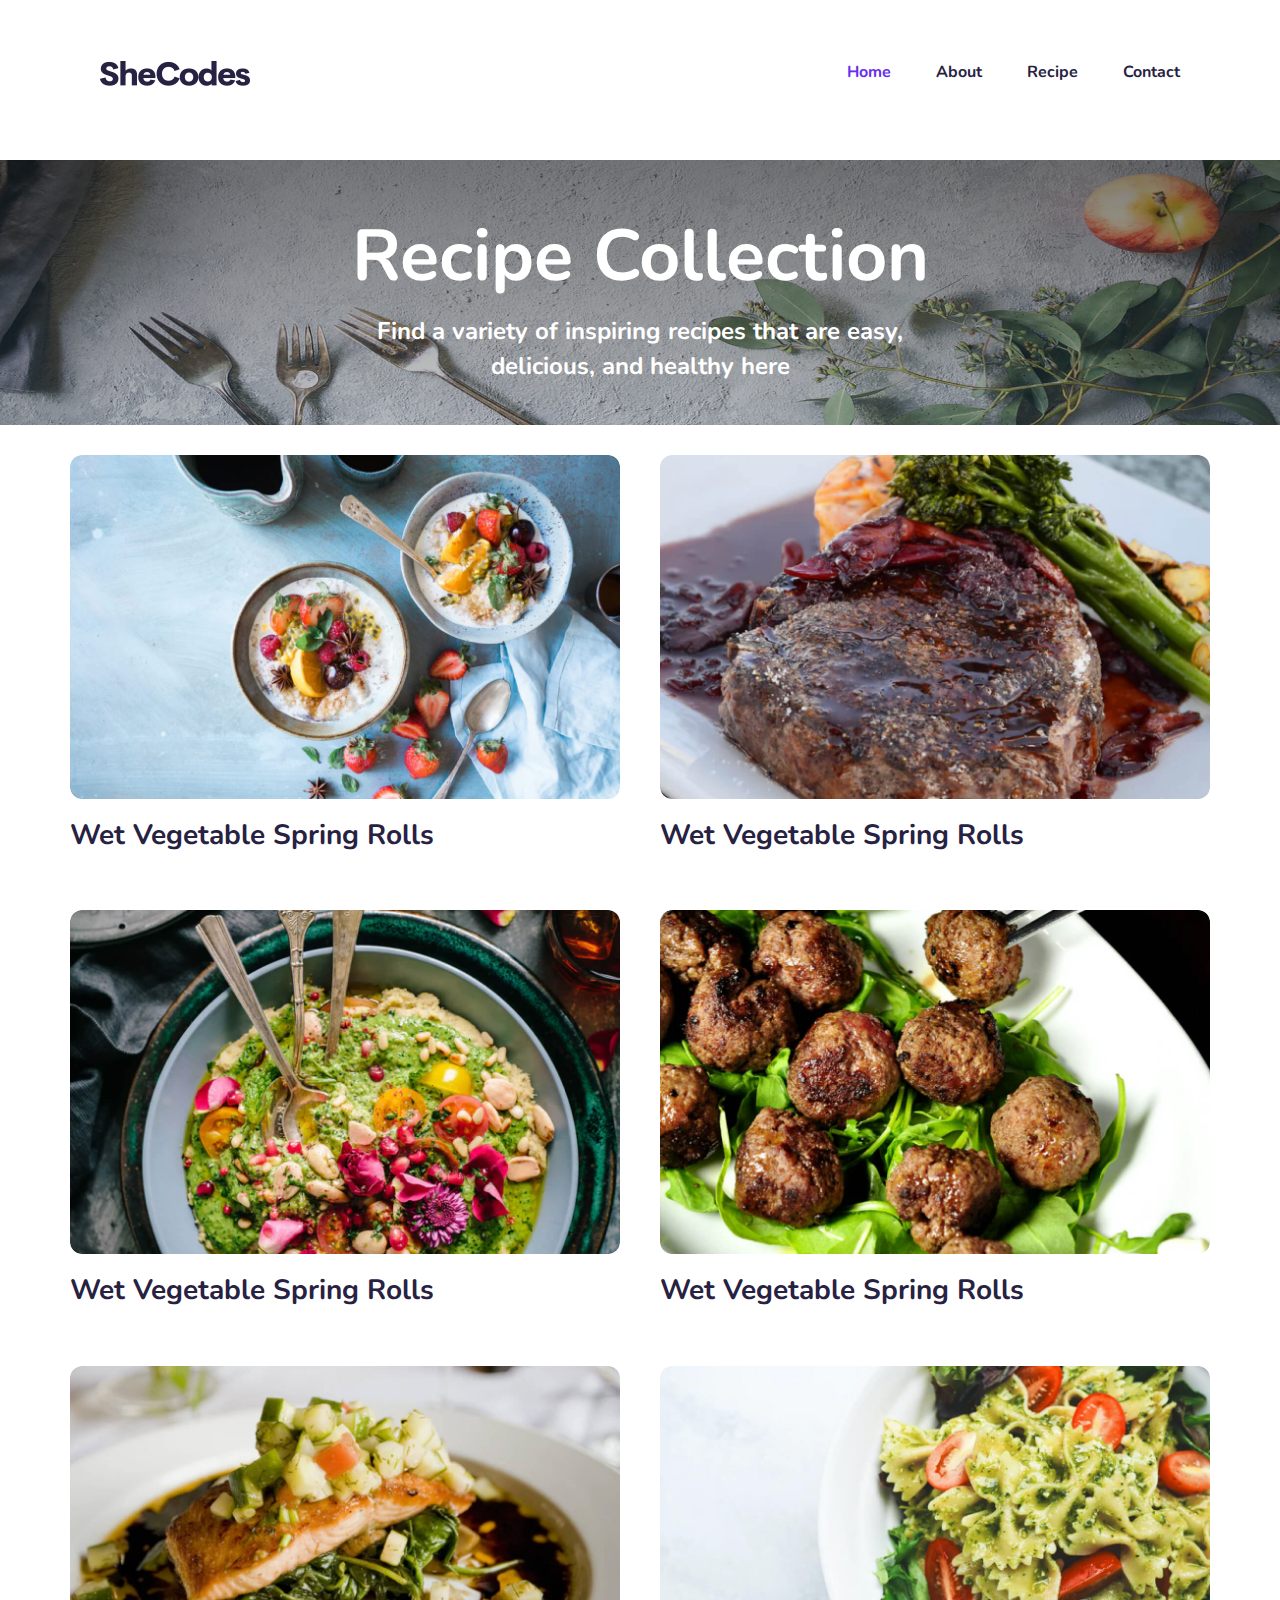
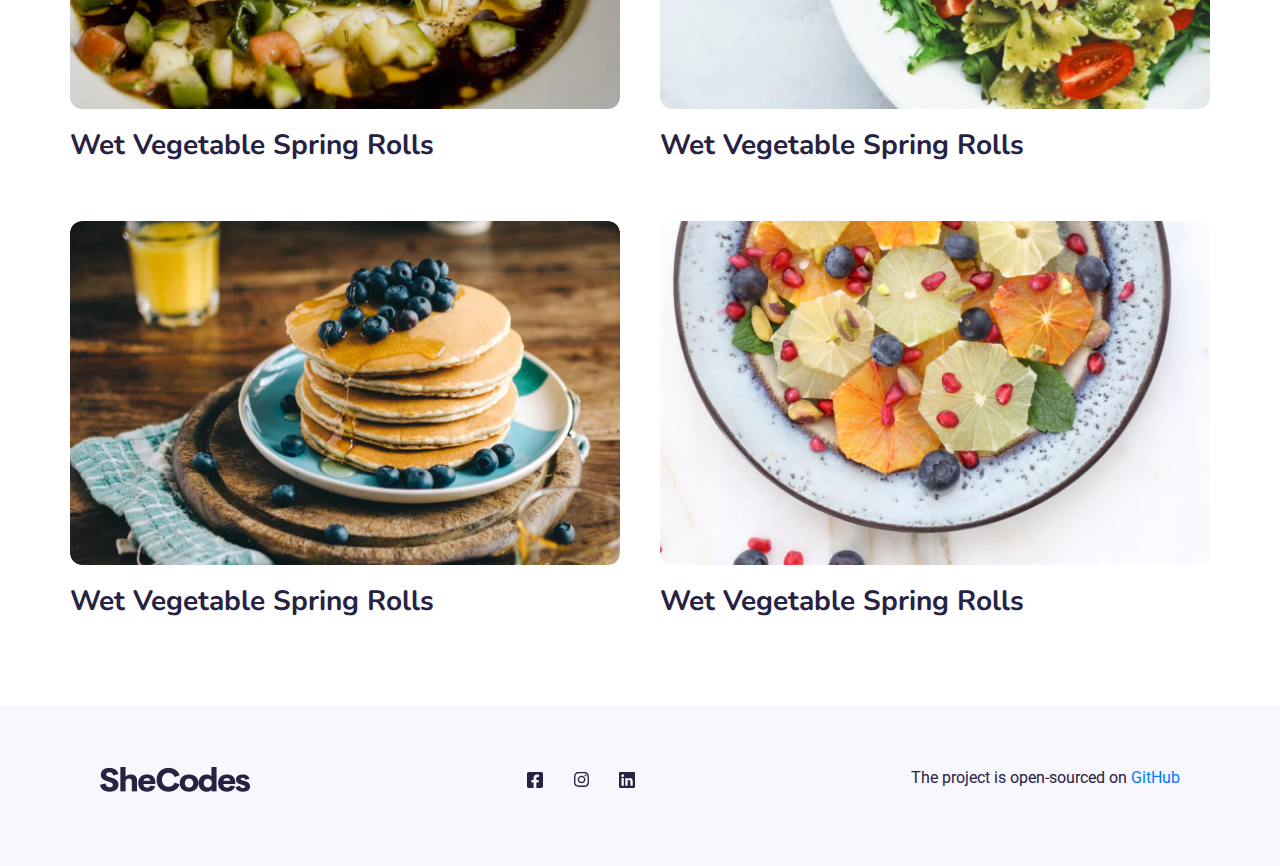
<file: index.html>
<!DOCTYPE html>
<html lang="en">
  <head>
    <meta charset="UTF-8" />
    <meta http-equiv="X-UA-Compatible" content="IE=edge" />
    <meta name="viewport" content="width=device-width, initial-scale=1.0" />

    <!-- bootstrap -->
    <link
      rel="stylesheet"
      href="https://cdn.jsdelivr.net/npm/bootstrap@4.0.0/dist/css/bootstrap.min.css"
      integrity="sha384-Gn5384xqQ1aoWXA+058RXPxPg6fy4IWvTNh0E263XmFcJlSAwiGgFAW/dAiS6JXm"
      crossorigin="anonymous"
    />

    <!-- google fonts -->
    <link rel="preconnect" href="https://fonts.googleapis.com" />
    <link rel="preconnect" href="https://fonts.gstatic.com" crossorigin />
    <link
      href="https://fonts.googleapis.com/css2?family=Nunito:wght@400;700;800&family=Roboto&display=swap"
      rel="stylesheet"
    />

    <!-- css file -->
    <link rel="stylesheet" href="styles.css" />

    <title>Recipe Collection by Shelley White - Home</title>
    <link rel="icon" type="image/png" sizes="32x32" href="/images/favicon.svg">
    <meta name="description" content="Best recipes for healthy life from Sheeley White, healthy food expert, nutricionist and slow living enthusiast">
  </head>
  <body>
      <!-- navigation -->

    <nav class = "header-nav">
      <div class="logo-container-nav">
        <a href="www.shecodes.io" title="SheCodes Official Site">
           <img src="/images/logo.png" alt="SheCodes" class = "logo">
        </a>
      </div>
      <div class="navigation-container">
    <ul class="navigation-list">
      <li class="navigation-item">
        <a class="navigation-link active-link" href="/index.html" title="Homepage">Home</a>
      </li>
      <li class="navigation-item">
        <a class="navigation-link" href="/about.html" title="About Page">About</a>
      </li>
       <li class="navigation-item">
        <a class="navigation-link" href="/recipe.html" title="Recipe Collection Page">Recipe</a>
      </li>
      <li class="navigation-item">
        <a class="navigation-link" href="/contact.html" title="Contact Page">Contact</a>
      </li>
    </ul></div>
    </nav>

  
      <!-- hero -->
      <div class="hero">
        <h1 class = "hero-h1">Recipe Collection</h1>
        <h2 class = "hero-h2">
          Find a variety of inspiring recipes that are easy,</br> delicious, and
          healthy here
        </h2>
      </div>

      <!-- main section -->
       <div class="container">
     <section>
      <div class="recipe-row">
        <div class="recipe-clmn">
          <img class = "recipe-card-image" src="images/card-1-page-1.jpg" alt="Wet Vegetable Spring Rolls">
          <h3 class = "index-recipe-card-h3">Wet Vegetable Spring Rolls</h3>
        </div>
        <div class="recipe-clmn-2">
          <img class = "recipe-card-image"src="images/card-2-page-1.jpg" alt="Wet Vegetable Spring Rolls">
          <h3 class = "index-recipe-card-h3">Wet Vegetable Spring Rolls</h3>
        </div>
      </div>
      <div class="recipe-row">
          <div class="recipe-clmn">
            <div class="recipe-card">
              <img class = "recipe-card-image" src="images/card-3-page-1.jpg" alt="Wet Vegetable Spring Rolls">
              <h3 class = "index-recipe-card-h3">Wet Vegetable Spring Rolls</h3>
            </div>
        </div>
        <div class="recipe-clmn-2">
         <div class="recipe-card">
               <img class = "recipe-card-image" src="images/card-4-page-1.jpg" alt="Wet Vegetable Spring Rolls">
              <h3>Wet Vegetable Spring Rolls</h3>
          </div>
        </div>
      </div>
      <div class="recipe-row">
          <div class="recipe-clmn">
          <img class = "recipe-card-image" src="images/card-5-page-1.jpg" alt="Wet Vegetable Spring Rolls">
          <h3 class = "index-recipe-card-h3">Wet Vegetable Spring Rolls</h3>
        </div>
        <div class="recipe-clmn-2">
          <img class = "recipe-card-image" src="images/card-6-page-1.jpg" alt="Wet Vegetable Spring Rolls">
          <h3>Wet Vegetable Spring Rolls</h3>
        </div>
      </div>
      <div class="recipe-row">
          <div class="recipe-clmn">
          <img class = "recipe-card-image" src="images/card-7-page-1.jpg" alt="Wet Vegetable Spring Rolls">
          <h3 class = "index-recipe-card-h3">Wet Vegetable Spring Rolls</h3>
        </div>
        <div class="recipe-clmn-2">
          <img class = "recipe-card-image" src="images/card-8-page-1.jpg" alt="Wet Vegetable Spring Rolls">
          <h3 class = "index-recipe-card-h3">Wet Vegetable Spring Rolls</h3>
        </div>
      </div>
     </section>
    </div>
      <!-- footer -->
      <footer class = "footer">
          <div class="logo-container">
            <a href="www.shecodes.io" title="SheCodes Official Site">
              <img src="/images/logo.png" alt="SheCodes" class = "logo">
            </a>
           
          </div>
          <div class="sm-container">
            <div class="row text-center">
              <div class="col">
                <a href="https://www.facebook.com/shecodesio/" target="_blank" title="SheCodes Facebook">
                  <img src="/images/facebook.svg" alt="facebook" class = "icon">
                </a>
              </div>
              <div class="col">
                 <a href="https://www.instagram.com/shecodes.io/" target="_blank" title="SheCodes Instagram Page">
                  <img src="/images/instagram.svg" alt="instagram" class = "icon">
                </a>
              </div>
              <div class="col">
                 <a href="https://www.linkedin.com/company/shecodesio" target="_blank" title="SheCodes LinkedIn Page">
                  <img src="/images/linked.svg" alt="linkedin" class = "icon">
                </a>
              </div>
              </div>
          </div>
          <div class="copyright-container">
           <p class = "copyright">The project is open-sourced on <a href="https://github.com/tsyganek/responsive_project-week4.git" target = "_blank" title = "Project github page">GitHub</a></p>
          </div>
        </div>
      </footer>
    
    <!-- bootstrap js -->
    <script
      src="https://code.jquery.com/jquery-3.2.1.slim.min.js"
      integrity="sha384-KJ3o2DKtIkvYIK3UENzmM7KCkRr/rE9/Qpg6aAZGJwFDMVNA/GpGFF93hXpG5KkN"
      crossorigin="anonymous"
    ></script>
    <script
      src="https://cdn.jsdelivr.net/npm/popper.js@1.12.9/dist/umd/popper.min.js"
      integrity="sha384-ApNbgh9B+Y1QKtv3Rn7W3mgPxhU9K/ScQsAP7hUibX39j7fakFPskvXusvfa0b4Q"
      crossorigin="anonymous"
    ></script>
    <script
      src="https://cdn.jsdelivr.net/npm/bootstrap@4.0.0/dist/js/bootstrap.min.js"
      integrity="sha384-JZR6Spejh4U02d8jOt6vLEHfe/JQGiRRSQQxSfFWpi1MquVdAyjUar5+76PVCmYl"
      crossorigin="anonymous"
    ></script>
  </body>
</html>
</file>
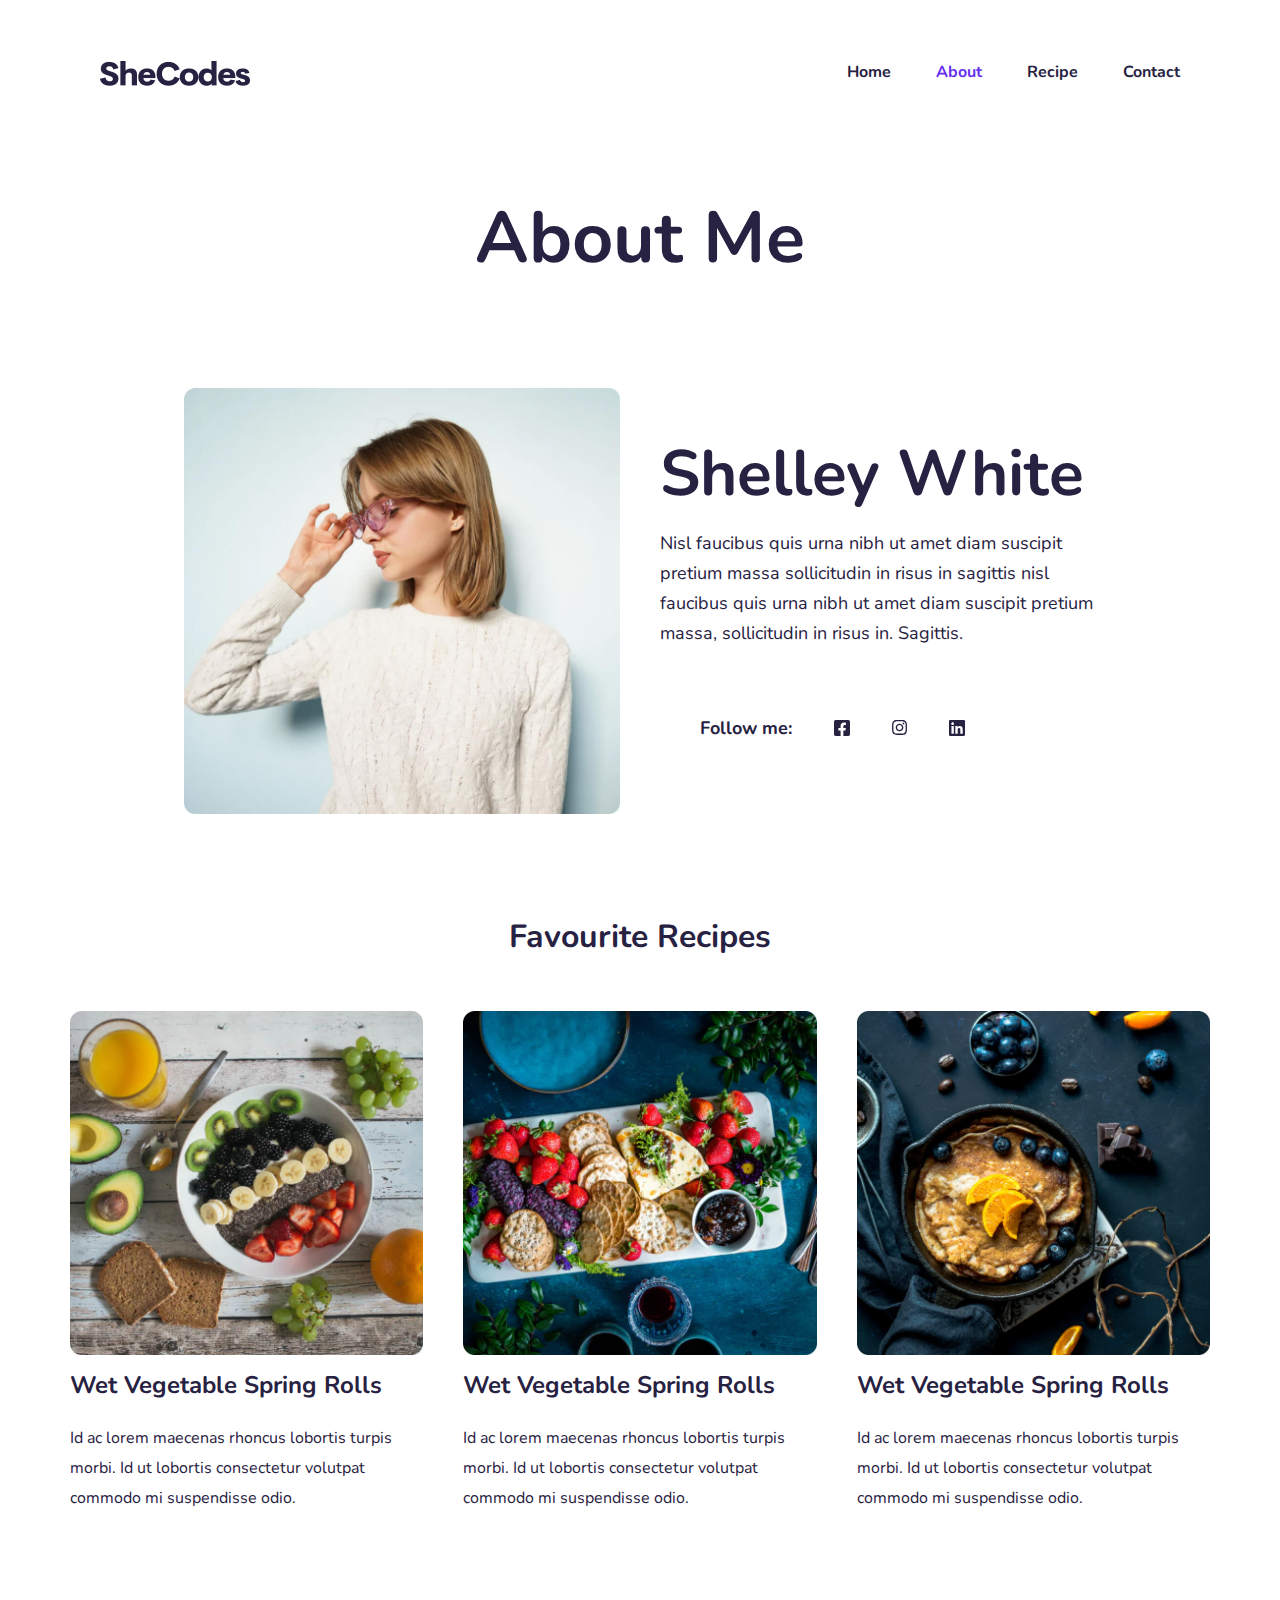
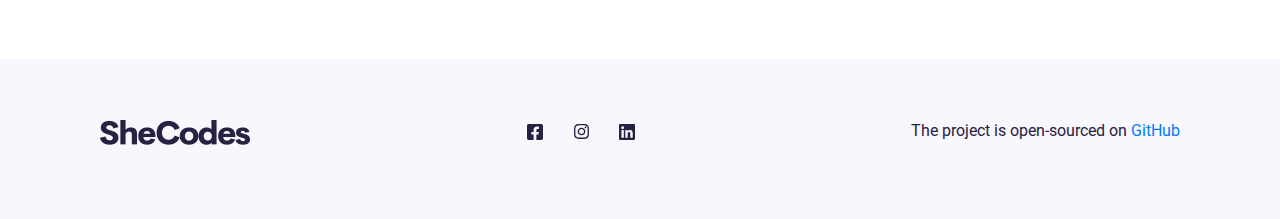
<file: about.html>
<!DOCTYPE html>
<html lang="en">
  <head>
    <meta charset="UTF-8" />
    <meta http-equiv="X-UA-Compatible" content="IE=edge" />
    <meta name="viewport" content="width=device-width, initial-scale=1.0" />

    <!-- bootstrap -->
    <link
      rel="stylesheet"
      href="https://cdn.jsdelivr.net/npm/bootstrap@4.0.0/dist/css/bootstrap.min.css"
      integrity="sha384-Gn5384xqQ1aoWXA+058RXPxPg6fy4IWvTNh0E263XmFcJlSAwiGgFAW/dAiS6JXm"
      crossorigin="anonymous"
    />

    <!-- google fonts -->
    <link rel="preconnect" href="https://fonts.googleapis.com" />
    <link rel="preconnect" href="https://fonts.gstatic.com" crossorigin />
    <link
      href="https://fonts.googleapis.com/css2?family=Nunito:wght@400;700;800&family=Roboto&display=swap"
      rel="stylesheet"
    />

    <!-- css file -->
    <link rel="stylesheet" href="styles.css" />

     <title>Recipe Collection by Shelley White - About Author</title>
    <link rel="icon" type="image/png" sizes="32x32" href="/images/favicon.svg">
    <meta name="description" content="Shelley White: best omelettes, steaks, spring rolls, granolas, salads and healthy cocktails for your healthy and yummy life!">
  </head>
  <body>
    <!-- navigation -->

    <nav class="header-nav">
      <div class="logo-container-nav">
        <a href="www.shecodes.io" title="SheCodes Official Site">
          <img src="/images/logo.png" alt="SheCodes" class="logo" />
        </a>
      </div>
      <div class="navigation-container">
        <ul class="navigation-list">
          <li class="navigation-item">
            <a class="navigation-link" href="/index.html" title="Homepage">Home</a>
          </li>
          <li class="navigation-item">
            <a class="navigation-link active-link" href="/about.html" title="About Page">About</a>
          </li>
          <li class="navigation-item">
            <a class="navigation-link" href="/recipe.html" title="Recipe Collection Page"
              >Recipe</a
            >
          </li>
          <li class="navigation-item">
            <a class="navigation-link" href="/contact.html" title="Contact Page">Contact</a>
          </li>
        </ul>
      </div>
    </nav>

<!-- main section -->
    <div class="container">
        <h1 class = "about-me-h1 text-center">About Me</h1>

        <div class = "about-me-container">
            <div class="image-container about-me-subcontainer">
                <img src="/images/avatar-page-2.jpg" alt="Shelley White">
            </div>
            <div class = "about-me-text-container about-me-subcontainer">
                <h2 class = "about-me-h2">Shelley White</h2>
                <p class = "about-me-text">Nisl faucibus quis urna nibh ut amet diam suscipit pretium massa sollicitudin in risus in sagittis nisl faucibus quis urna nibh ut amet  diam suscipit pretium massa, sollicitudin in risus in. Sagittis.</p>
                <ul class = "about-me-social-media-container">
                    <li class = "about-me-social-media-followme">Follow me:</li>
                    <li>
                        <a href="www.facebook.com" target="_blank" title = "Shelley White Facebook Page">
                            <img class = "icon" src="/images/facebook.svg" alt="facebook">
                        </a>
                    </li>
                    <li>
                        <a href="https://www.instagram.com/" target="_blank" title = "Shelley White Instagram Page">
                            <img class = "icon" src="/images/instagram.svg" alt="instagram">
                        </a>
                    </li>
                    <li>
                        <a href="www.linkedin.com" target="_blank" title = "Shelley White LinkedIn Page">
                            <img class = "icon" src="/images/linked.svg" alt="linkedin">
                        </a>
                    </li>
                </ul>
            </div>
        </div>

        <section class = "favourite-recipe-section">
            <h2 class = "favourite-recipes-h2 text-center">Favourite Recipes</h2>
            <div class = "about-me-recipe-cards-container">
            <div class="about-me-recipe-card">
                <img src="/images/card-1-page-2.jpg" alt="Wet Vegetable Spring Rolls">
                <h4>Wet Vegetable Spring Rolls</h4>
                <p>Id ac lorem maecenas rhoncus lobortis turpis morbi. Id ut lobortis consectetur volutpat commodo mi suspendisse odio.</p>
            </div>
            <div class="about-me-recipe-card">
                <img  src="/images/card-2-page-2.jpg" alt="Wet Vegetable Spring Rolls">
                <h4>Wet Vegetable Spring Rolls</h4>
                <p>Id ac lorem maecenas rhoncus lobortis turpis morbi. Id ut lobortis consectetur volutpat commodo mi suspendisse odio.</p>
            </div>
            <div class="about-me-recipe-card">
                <img  src="/images/card-3-page-2.jpg" alt="Wet Vegetable Spring Rolls">
                <h4>Wet Vegetable Spring Rolls</h4>
                <p>Id ac lorem maecenas rhoncus lobortis turpis morbi. Id ut lobortis consectetur volutpat commodo mi suspendisse odio.</p>
            </div>
            </div>
        </section>
    </div>

     <!-- footer -->
      <footer class = "footer">
          <div class="logo-container">
            <a href="www.shecodes.io" title="SheCodes Official Site">
              <img src="/images/logo.png" alt="SheCodes" class = "logo">
            </a>
           
          </div>
          <div class="sm-container">
            <div class="row text-center">
              <div class="col">
                <a href="https://www.facebook.com/shecodesio/" target = "_blank" title="SheCodes Facebook">
                  <img src="/images/facebook.svg" alt="facebook" class = "icon">
                </a>
              </div>
              <div class="col">
                 <a href="https://www.instagram.com/shecodes.io/" target = "_blank" title="SheCodes Instagram Page">
                  <img src="/images/instagram.svg" alt="instagram" class = "icon">
                </a>
              </div>
              <div class="col">
                 <a href="https://www.linkedin.com/company/shecodesio" target = "_blank" title="SheCodes LinkedIn Page">
                  <img src="/images/linked.svg" alt="linkedin" class = "icon">
                </a>
              </div>
              </div>
          </div>
          <div class="copyright-container">
           <p class = "copyright">The project is open-sourced on <a href="https://github.com/tsyganek/responsive_project-week4.git" target = "_blank" title = "Project github page">GitHub</a></p></p>
          </div>
        </div>
      </footer>
    
    <!-- bootstrap js -->
    <script
      src="https://code.jquery.com/jquery-3.2.1.slim.min.js"
      integrity="sha384-KJ3o2DKtIkvYIK3UENzmM7KCkRr/rE9/Qpg6aAZGJwFDMVNA/GpGFF93hXpG5KkN"
      crossorigin="anonymous"
    ></script>
    <script
      src="https://cdn.jsdelivr.net/npm/popper.js@1.12.9/dist/umd/popper.min.js"
      integrity="sha384-ApNbgh9B+Y1QKtv3Rn7W3mgPxhU9K/ScQsAP7hUibX39j7fakFPskvXusvfa0b4Q"
      crossorigin="anonymous"
    ></script>
    <script
      src="https://cdn.jsdelivr.net/npm/bootstrap@4.0.0/dist/js/bootstrap.min.js"
      integrity="sha384-JZR6Spejh4U02d8jOt6vLEHfe/JQGiRRSQQxSfFWpi1MquVdAyjUar5+76PVCmYl"
      crossorigin="anonymous"
    ></script>
  </body>
</html>
</file>
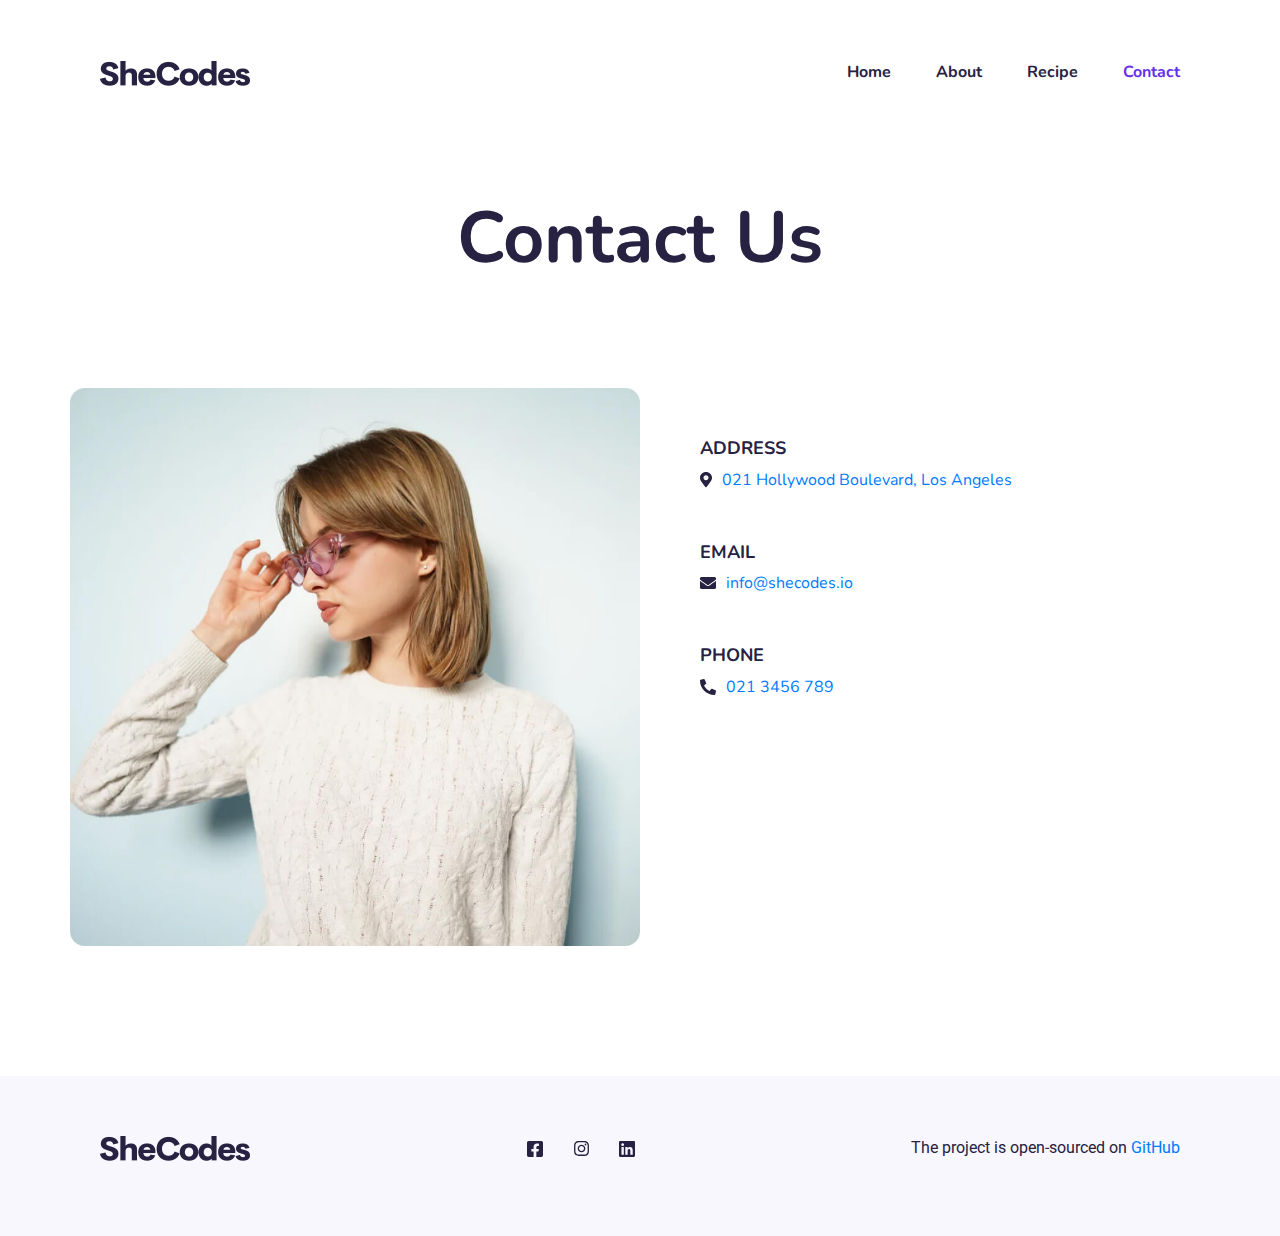
<file: contact.html>
<!DOCTYPE html>
<html lang="en">
  <head>
    <meta charset="UTF-8" />
    <meta http-equiv="X-UA-Compatible" content="IE=edge" />
    <meta name="viewport" content="width=device-width, initial-scale=1.0" />

    <!-- bootstrap -->
    <link
      rel="stylesheet"
      href="https://cdn.jsdelivr.net/npm/bootstrap@4.0.0/dist/css/bootstrap.min.css"
      integrity="sha384-Gn5384xqQ1aoWXA+058RXPxPg6fy4IWvTNh0E263XmFcJlSAwiGgFAW/dAiS6JXm"
      crossorigin="anonymous"
    />

    <!-- google fonts -->
    <link rel="preconnect" href="https://fonts.googleapis.com" />
    <link rel="preconnect" href="https://fonts.gstatic.com" crossorigin />
    <link
      href="https://fonts.googleapis.com/css2?family=Nunito:wght@400;700;800&family=Roboto&display=swap"
      rel="stylesheet"
    />

    <!-- css file -->
    <link rel="stylesheet" href="styles.css" />

    <title>Recipe Collection by Shelley White - Contact Me</title>
    <link rel="icon" type="image/png" sizes="32x32" href="/images/favicon.svg">
    <meta name="description" content="Shelley White: health expert, slow life enthusiast, nutricionist and food bloger. Know more and contact me today!">

  </head>
  <body>
    <!-- navigation -->

    <nav class="header-nav">
      <div class="logo-container-nav">
        <a href="www.shecodes.io" title="SheCodes Official Site">
          <img src="/images/logo.png" alt="SheCodes" class="logo" />
        </a>
      </div>
      <div class="navigation-container">
        <ul class="navigation-list">
          <li class="navigation-item">
            <a class="navigation-link" href="/index.html" title="Homepage">Home</a>
          </li>
          <li class="navigation-item">
            <a class="navigation-link" href="/about.html" title="About Page">About</a>
          </li>
          <li class="navigation-item">
            <a class="navigation-link" href="/recipe.html" title="Recipe Collection Page"
              >Recipe</a
            >
          </li>
          <li class="navigation-item">
            <a class="navigation-link active-link" href="/contact.html" title="Contact Page">Contact</a>
          </li>
        </ul>
      </div>
    </nav>

    <div class="container">
      <h1 class = "contact-us">Contact Us</h1>
      <div class="contact-container">
        <div class="contact-subcontainer">
          <img src="/images/avatar-page-2.jpg" alt="Shelley xWhite">
        </div>
         <div class="contact-subcontainer contacts">
          <address>
              <div class = "contact-card"> 
                <h5>Address</h5>
                <div class = "contact-line">
                  <img src="images/address.svg" alt="address">
                   <a href = "https://www.google.com.ua/maps/place/Hollywood+Blvd,+Los+Angeles,+CA,+%D0%A1%D0%A8%D0%90/@34.1015455,-118.3424453,17z/data=!4m5!3m4!1s0x80c2bf3b245207d5:0xae58054941bd8669!8m2!3d34.1015455!4d-118.3402566?hl" target="_blank" title = "Shelley White Address">  021 Hollywood Boulevard, Los Angeles</a>
                </div>
              </div>

              <div class = "contact-card">
                <h5>Email</h5>
                <div class = "contact-line">
                  <img src="/images/mailto.svg" alt="mail">
                  <a href="mailto:info@shecodes.io" title = "Shelley White mail">  info@shecodes.io</a>
                </div>
              </div>
              
              <div class = "contact-card">
                <h5>Phone</h5>
                <div class = "contact-line">
                   <img src="/images/telephone.svg" alt="phone">
                    <a href="tel:0213456789" title = "Shelley White telephone number">  021 3456 789</a>
                </div>
              </div>
          </address>
    </div>
    </div>
    </div>

     <!-- footer -->
      <footer class = "footer">
          <div class="logo-container">
            <a href="www.shecodes.io" title="SheCodes Official Site">
              <img src="/images/logo.png" alt="SheCodes" class = "logo">
            </a>
           
          </div>
          <div class="sm-container">
            <div class="row text-center">
              <div class="col">
                <a href="https://www.facebook.com/shecodesio/" target="_blank" title="SheCodes Facebook">
                  <img src="/images/facebook.svg" alt="facebook" class = "icon">
                </a>
              </div>
              <div class="col">
                 <a href="https://www.instagram.com/shecodes.io/" target="_blank" title="SheCodes Instagram Page">
                  <img src="/images/instagram.svg" alt="instagram" class = "icon">
                </a>
              </div>
              <div class="col">
                 <a href="https://www.linkedin.com/company/shecodesio" target="_blank" title="SheCodes LinkedIn Page">
                  <img src="/images/linked.svg" alt="linkedin" class = "icon">
                </a>
              </div>
              </div>
          </div>
          <div class="copyright-container">
           <p class = "copyright">The project is open-sourced on <a href="https://github.com/tsyganek/responsive_project-week4.git" target = "_blank" title = "Project github page">GitHub</a></p></p>
          </div>
        </div>
      </footer>
    
    <!-- bootstrap js -->
    <script
      src="https://code.jquery.com/jquery-3.2.1.slim.min.js"
      integrity="sha384-KJ3o2DKtIkvYIK3UENzmM7KCkRr/rE9/Qpg6aAZGJwFDMVNA/GpGFF93hXpG5KkN"
      crossorigin="anonymous"
    ></script>
    <script
      src="https://cdn.jsdelivr.net/npm/popper.js@1.12.9/dist/umd/popper.min.js"
      integrity="sha384-ApNbgh9B+Y1QKtv3Rn7W3mgPxhU9K/ScQsAP7hUibX39j7fakFPskvXusvfa0b4Q"
      crossorigin="anonymous"
    ></script>
    <script
      src="https://cdn.jsdelivr.net/npm/bootstrap@4.0.0/dist/js/bootstrap.min.js"
      integrity="sha384-JZR6Spejh4U02d8jOt6vLEHfe/JQGiRRSQQxSfFWpi1MquVdAyjUar5+76PVCmYl"
      crossorigin="anonymous"
    ></script>
  </body>
</html>
</file>
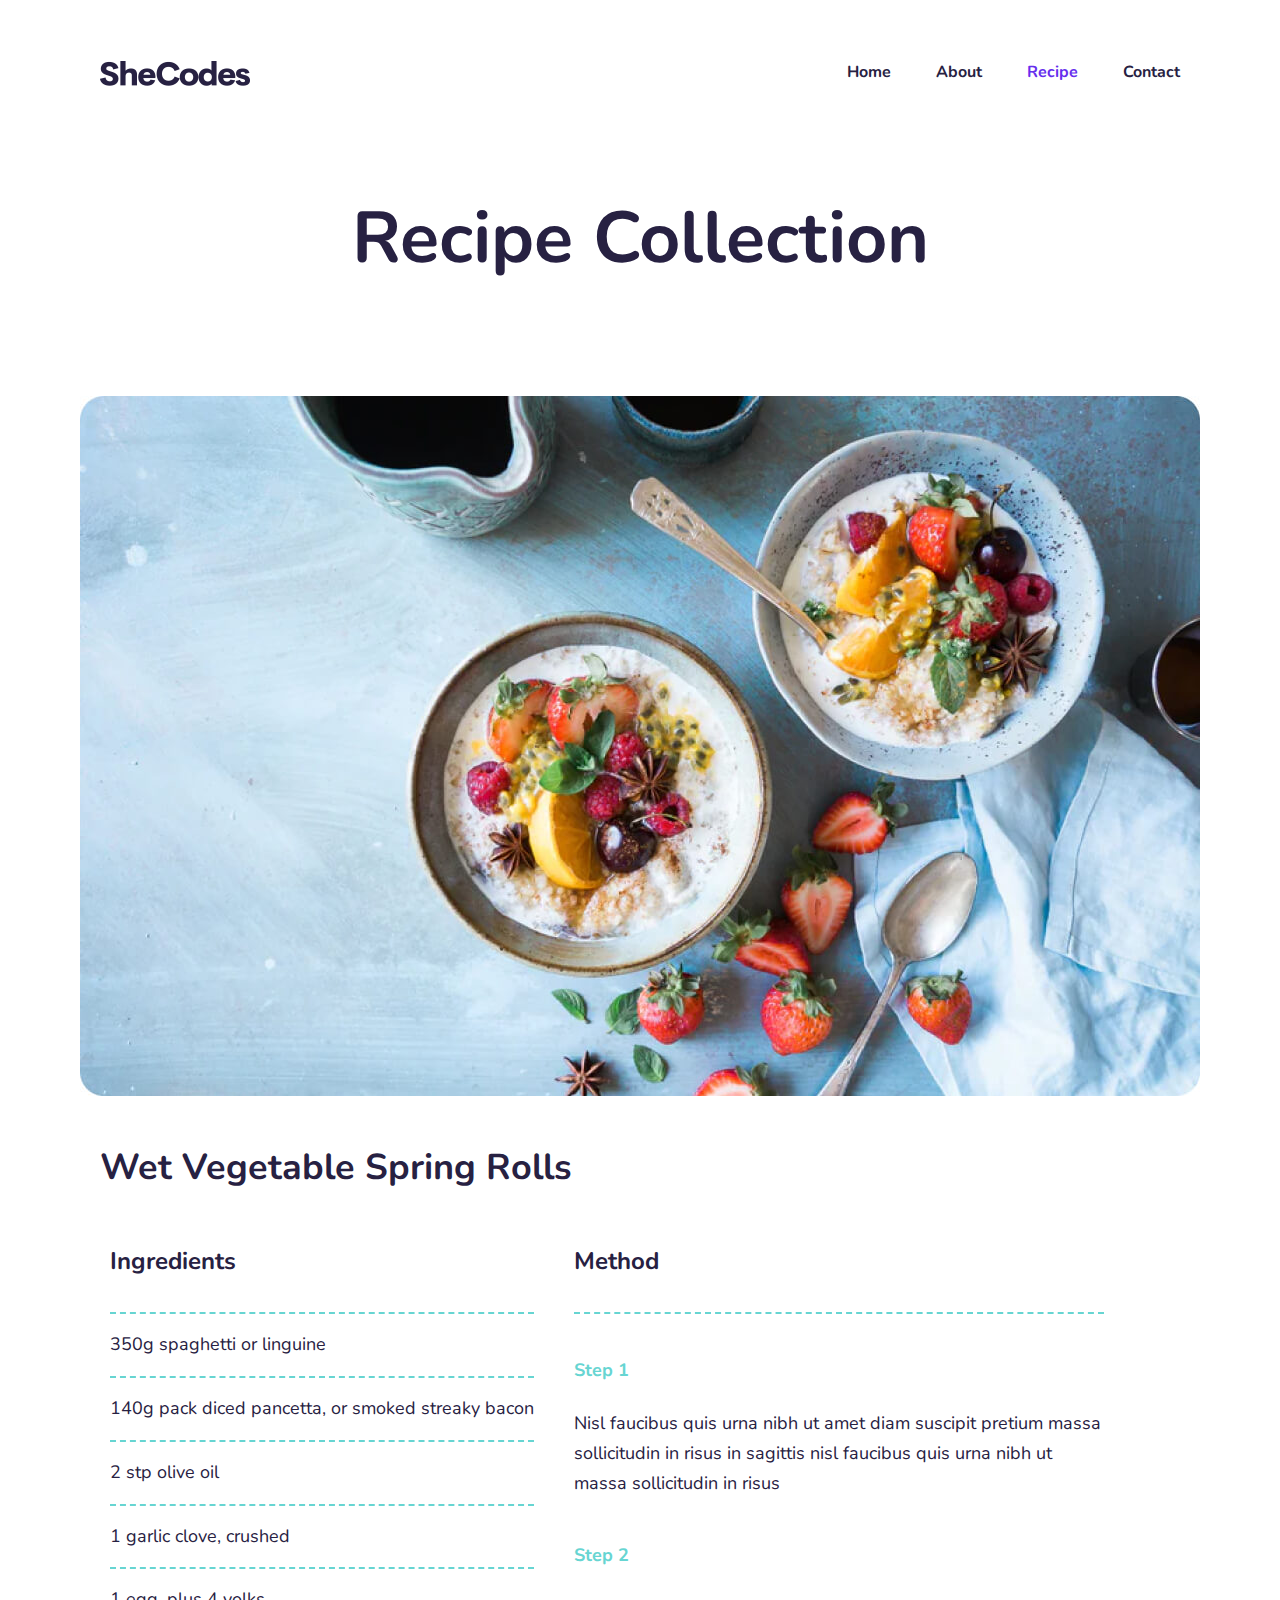
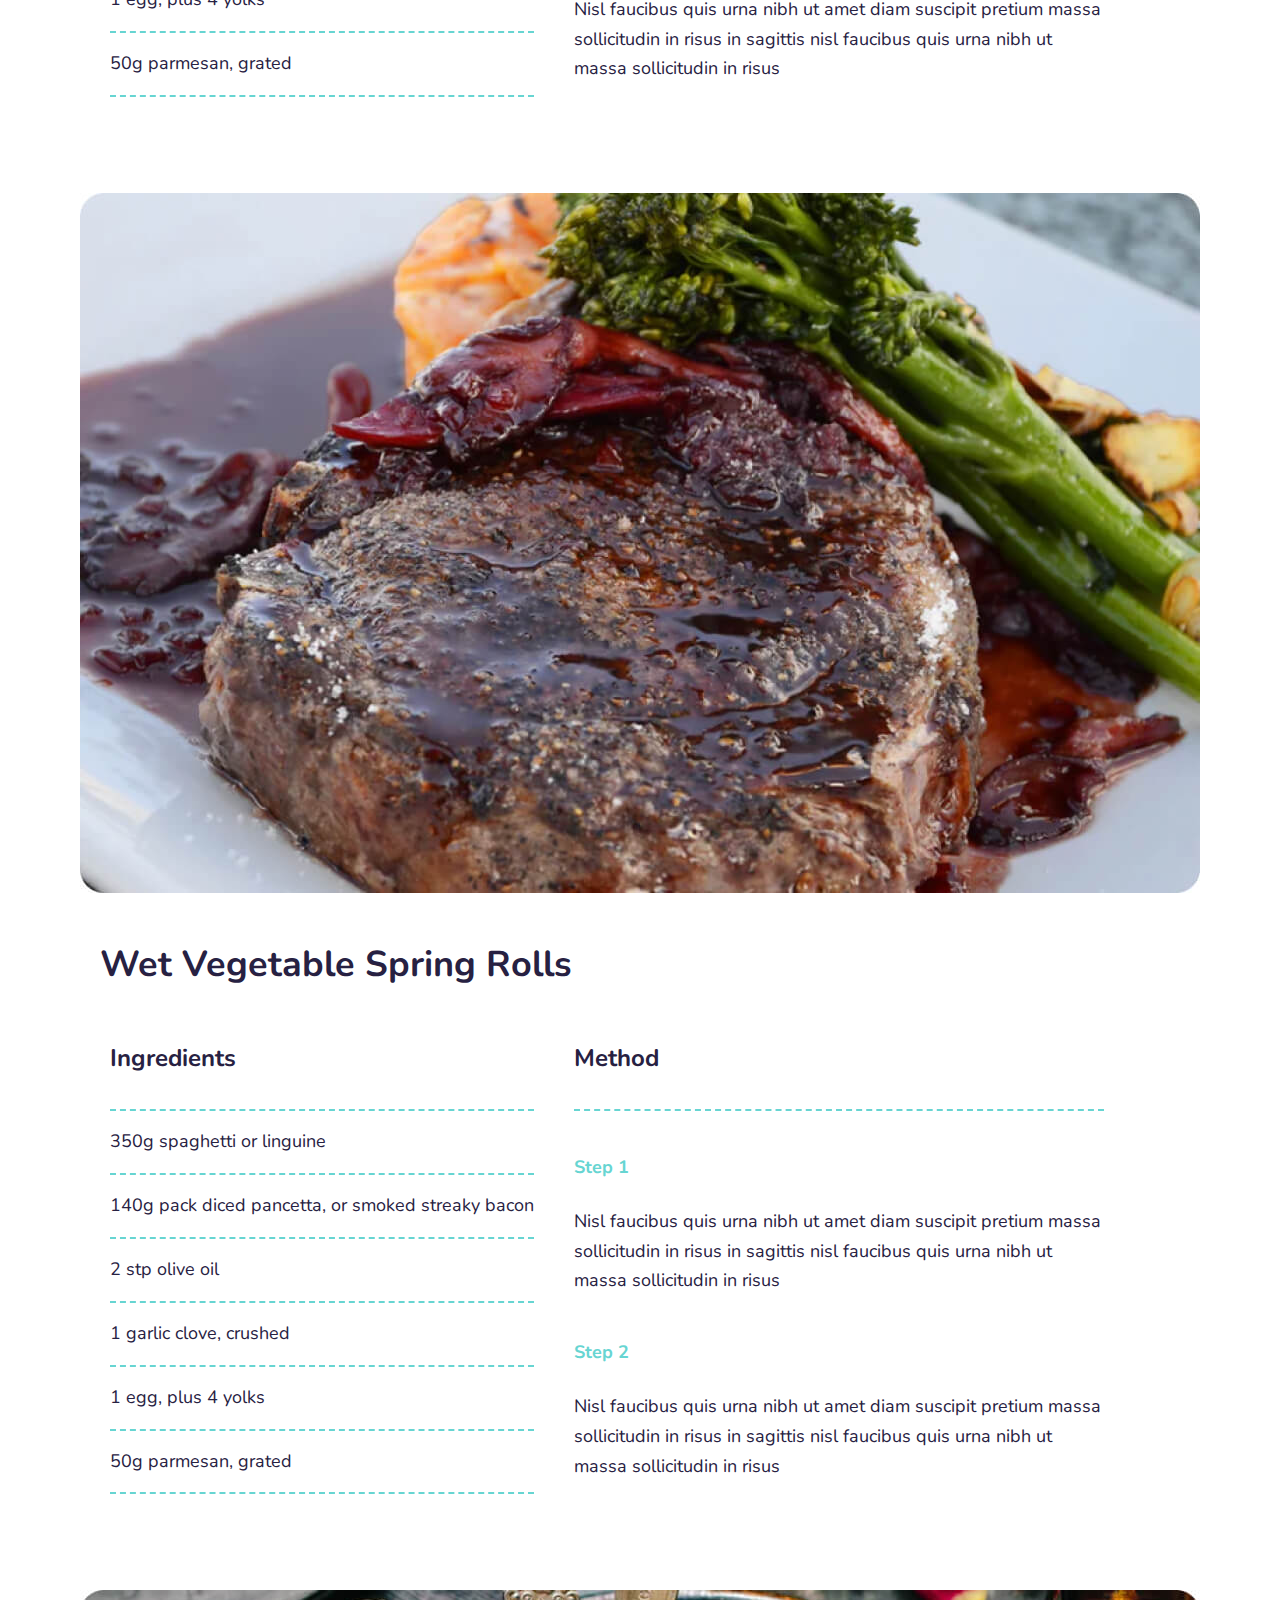
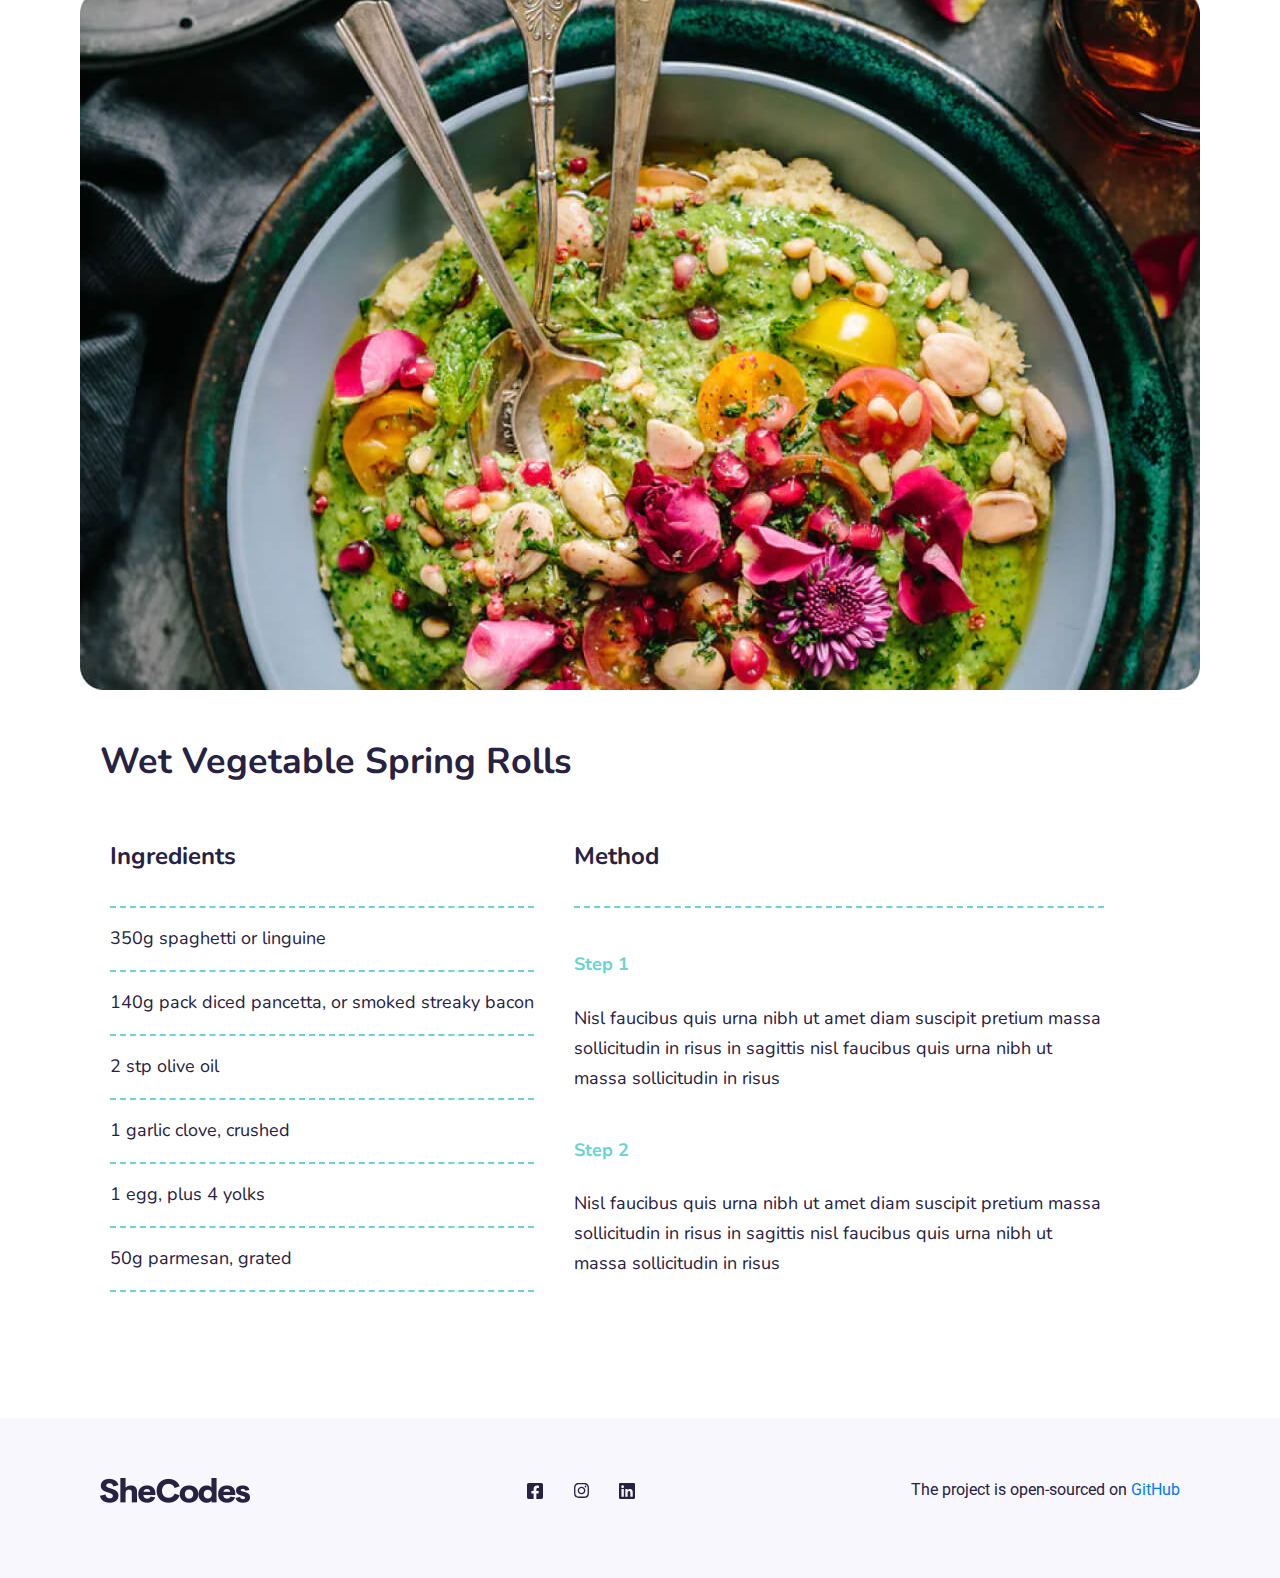
<file: recipe.html>
<!DOCTYPE html>
<html lang="en">
  <head>
    <meta charset="UTF-8" />
    <meta http-equiv="X-UA-Compatible" content="IE=edge" />
    <meta name="viewport" content="width=device-width, initial-scale=1.0" />

    <!-- bootstrap -->
    <link
      rel="stylesheet"
      href="https://cdn.jsdelivr.net/npm/bootstrap@4.0.0/dist/css/bootstrap.min.css"
      integrity="sha384-Gn5384xqQ1aoWXA+058RXPxPg6fy4IWvTNh0E263XmFcJlSAwiGgFAW/dAiS6JXm"
      crossorigin="anonymous"
    />

    <!-- google fonts -->
    <link rel="preconnect" href="https://fonts.googleapis.com" />
    <link rel="preconnect" href="https://fonts.gstatic.com" crossorigin />
    <link
      href="https://fonts.googleapis.com/css2?family=Nunito:wght@400;700;800&family=Roboto&display=swap"
      rel="stylesheet"
    />

    <!-- css file -->
    <link rel="stylesheet" href="styles.css" />

     <title>Recipe Collection by Shelley White - Best Recipes</title>
    <link rel="icon" type="image/png" sizes="32x32" href="/images/favicon.svg">
    <meta name="description" content="Best recipes for your health for breakfast, lunch, dinner, workday and weekend. Recipe Collection by Shelley White">

  </head>
  <body>
    <!-- navigation -->

    <nav class="header-nav">
      <div class="logo-container-nav">
        <a href="www.shecodes.io" title="SheCodes Official Site">
          <img src="/images/logo.png" alt="SheCodes" class="logo" />
        </a>
      </div>
      <div class="navigation-container">
        <ul class="navigation-list">
          <li class="navigation-item">
            <a class="navigation-link" href="/index.html" title="Homepage">Home</a>
          </li>
          <li class="navigation-item">
            <a class="navigation-link" href="/about.html" title="About Page">About</a>
          </li>
          <li class="navigation-item">
            <a class="navigation-link active-link" href="/recipe.html" title="Recipe Collection Page"
              >Recipe</a
            >
          </li>
          <li class="navigation-item">
            <a class="navigation-link" href="/contact.html" title="Contact Page">Contact</a>
          </li>
        </ul>
      </div>
    </nav>

    <!-- main section -->
    <div class="container">
      <h1 class="recipe-collection-h1 text-center">Recipe Collection</h1>

      <div class="text-center recipe-collection-card">
        <img
          class="recipe-collection-card-image"
          src="/images/card-1-page-1.jpg"
          alt="Vegetable Spring Rolls"
        />
        <h3 class="recipe-card-name">Wet Vegetable Spring Rolls</h3>
        <div class="recipe-container">
          <div class="recipe-subcontainer">
            <ul>
              <li>
                <h4 class="recipe-subheading">Ingredients</h4>
                <hr />
              </li>
              <li>350g spaghetti or linguine
                 <hr />
              </li>
              <li>140g pack diced pancetta, or smoked streaky bacon
                 <hr />
              </li>
              <li>2 stp olive oil
                 <hr />
              </li>
              <li>1 garlic clove, crushed
                 <hr />
              </li>
              <li>1 egg, plus 4 yolks
                 <hr />
              </li>
              <li>50g parmesan, grated
              </li>
                 <hr />
            </ul>
          </div>
          <div class="recipe-subcontainer">
            <ul>
              <li>
                <h4 class="recipe-subheading">Method</h4>
                <hr />
              </li>
              <li>
                <h5 class="recipe-step-h5">Step 1</h5>
              </li>
              <li>
                <p>
                  Nisl faucibus quis urna nibh ut amet diam suscipit pretium
                  massa sollicitudin in risus in sagittis nisl faucibus quis
                  urna nibh ut massa sollicitudin in risus
                </p>
              </li>
              <li>
                <h5 class="recipe-step-h5">Step 2</h5>
              </li>
              <li>
                <p>
                  Nisl faucibus quis urna nibh ut amet diam suscipit pretium
                  massa sollicitudin in risus in sagittis nisl faucibus quis
                  urna nibh ut massa sollicitudin in risus
                </p>
              </li>
            </ul>
          </div>
        </div>

        <div class="text-center recipe-collection-card">
        <img
          class="recipe-collection-card-image"
          src="/images/card-2-page-1.jpg"
          alt="Vegetable Spring Rolls"
        />
        <h3 class="recipe-card-name">Wet Vegetable Spring Rolls</h3>
        <div class="recipe-container">
          <div class="recipe-subcontainer">
            <ul>
              <li>
                <h4 class="recipe-subheading">Ingredients</h4>
                <hr />
              </li>
              <li>350g spaghetti or linguine
                 <hr />
              </li>
              <li>140g pack diced pancetta, or smoked streaky bacon
                 <hr />
              </li>
              <li>2 stp olive oil
                 <hr />
              </li>
              <li>1 garlic clove, crushed
                 <hr />
              </li>
              <li>1 egg, plus 4 yolks
                 <hr />
              </li>
              <li>50g parmesan, grated 
                 <hr />
            </li>
            </ul>
          </div>
          <div class="recipe-subcontainer">
            <ul>
              <li>
                <h4 class="recipe-subheading">Method</h4>
                <hr />
              </li>
              <li>
                <h5 class="recipe-step-h5">Step 1</h5>
              </li>
              <li>
                <p>
                  Nisl faucibus quis urna nibh ut amet diam suscipit pretium
                  massa sollicitudin in risus in sagittis nisl faucibus quis
                  urna nibh ut massa sollicitudin in risus
                </p>
              </li>
              <li>
                <h5 class="recipe-step-h5">Step 2</h5>
              </li>
              <li>
                <p>
                  Nisl faucibus quis urna nibh ut amet diam suscipit pretium
                  massa sollicitudin in risus in sagittis nisl faucibus quis
                  urna nibh ut massa sollicitudin in risus
                </p>
              </li>
            </ul>
          </div>
        </div>

        <div class="text-center recipe-collection-card">
          <img
            class="recipe-collection-card-image"
            src="/images/card-3-page-1.jpg"
            alt="Vegetable Spring Rolls"
          />
          <h3 class="recipe-card-name">Wet Vegetable Spring Rolls</h3>
          <div class="recipe-container">
            <div class="recipe-subcontainer">
              <ul>
                <li>
                  <h4 class="recipe-subheading">Ingredients</h4>
                  <hr />
                </li>
                <li>350g spaghetti or linguine<hr /></li>
                <li>140g pack diced pancetta, or smoked streaky bacon<hr /></li>
                <li>2 stp olive oil<hr /></li>
                <li>1 garlic clove, crushed <hr /></li>
                <li>1 egg, plus 4 yolks <hr /></li>
                <li>50g parmesan, grated <hr /></li>
              </ul>
            </div>
            <div class="recipe-subcontainer">
              <ul>
                <li>
                  <h4 class="recipe-subheading">Method</h4>
                  <hr />
                </li>
                <li>
                  <h5 class="recipe-step-h5">Step 1</h5>
                </li>
                <li>
                  <p>
                    Nisl faucibus quis urna nibh ut amet diam suscipit pretium
                    massa sollicitudin in risus in sagittis nisl faucibus quis
                    urna nibh ut massa sollicitudin in risus
                  </p>
                </li>
                <li>
                  <h5 class="recipe-step-h5">Step 2</h5>
                </li>
                <li>
                  <p>
                    Nisl faucibus quis urna nibh ut amet diam suscipit pretium
                    massa sollicitudin in risus in sagittis nisl faucibus quis
                    urna nibh ut massa sollicitudin in risus
                  </p>
                </li>
              </ul>
            </div>
          </div>
        </div>
      </div>
    </div>
    </div>
    <!-- footer -->
   <footer class = "footer">
          <div class="logo-container">
            <a href="www.shecodes.io" title="SheCodes Official Site">
              <img src="/images/logo.png" alt="SheCodes" class = "logo">
            </a>
           
          </div>
          <div class="sm-container">
            <div class="row text-center">
              <div class="col">
                <a href="https://www.facebook.com/shecodesio/" target="_blank" title="SheCodes Facebook">
                  <img src="/images/facebook.svg" alt="facebook" class = "icon">
                </a>
              </div>
              <div class="col">
                 <a href="https://www.instagram.com/shecodes.io/" target="_blank" title="SheCodes Instagram Page">
                  <img src="/images/instagram.svg" alt="instagram" class = "icon">
                </a>
              </div>
              <div class="col">
                 <a href="https://www.linkedin.com/company/shecodesio" target="_blank" title="SheCodes LinkedIn Page">
                  <img src="/images/linked.svg" alt="linkedin" class = "icon">
                </a>
              </div>
              </div>
          </div>
          <div class="copyright-container">
           <p class = "copyright">The project is open-sourced on <a href="https://github.com/tsyganek/responsive_project-week4.git" target = "_blank" title = "Project github page">GitHub</a></p></p>
          </div>
        </div>
      </footer>

    <!-- bootstrap js -->
    <script
      src="https://code.jquery.com/jquery-3.2.1.slim.min.js"
      integrity="sha384-KJ3o2DKtIkvYIK3UENzmM7KCkRr/rE9/Qpg6aAZGJwFDMVNA/GpGFF93hXpG5KkN"
      crossorigin="anonymous"
    ></script>
    <script
      src="https://cdn.jsdelivr.net/npm/popper.js@1.12.9/dist/umd/popper.min.js"
      integrity="sha384-ApNbgh9B+Y1QKtv3Rn7W3mgPxhU9K/ScQsAP7hUibX39j7fakFPskvXusvfa0b4Q"
      crossorigin="anonymous"
    ></script>
    <script
      src="https://cdn.jsdelivr.net/npm/bootstrap@4.0.0/dist/js/bootstrap.min.js"
      integrity="sha384-JZR6Spejh4U02d8jOt6vLEHfe/JQGiRRSQQxSfFWpi1MquVdAyjUar5+76PVCmYl"
      crossorigin="anonymous"
    ></script>
  </body>
</html>
</file>
<file: styles.css>
/* font-family: 'Nunito', sans-serif;
font-family: 'Roboto', sans-serif; */
:root {
  --main-font-family: "Nunito", sans-serif;
  --second-font-family: "Roboto", sans-serif;
  --main-font-color: #272142;
  --hero-index-text-color: #ffffff;
  --footer-background-color: #f9f7fe;
  --contacts-color: #662eed;
  --recipe-steps-color: #f65282;
  --recipe-line-color: #67d5d2;
}

body {
  margin: auto;
  font-family: var(--main-font-family);
  color: var(--main-font-color);
}

/* navigation */

.header-nav {
  padding: 60px 100px;
  display: flex;
  justify-content: space-between;
}

.navigation-list {
  display: flex;
  justify-content: space-between;
  list-style: none;
}

.logo {
  width: 150px;
}

.navigation-link {
  color: var(--main-font-color);
  font-size: 16px;
  font-weight: bold;
  margin-top: 38px;
  margin-left: 45px;
}

.navigation-link:hover {
  text-decoration: none;
  color: var(--main-font-color);
}

.active-link {
  color: var(--contacts-color);
}

/* hero */
.hero {
  height: 265px;
  background-image: url("images/hero.jpg");
  background-color: #808080;
  background-position: center;
  background-size: cover;
  text-align: center;
  padding: 48px;
}

h1 {
  font-size: 72px;
  font-weight: bold;
  line-height: 1.36;
  text-align: center;
}

img {
  max-width: 100%;
}

.hero-h1 {
  color: var(--hero-index-text-color);
}

h2 {
  font-family: "Nunito", sans-serif;
  font-weight: bold;
  line-height: 1.46;
}

.hero-h2 {
  color: var(--hero-index-text-color);
  font-size: 24px;
}

ul {
  list-style: none;
}

/* main section */

.container {
  margin: auto;
  padding: 30px 0;
}

.recipe-card-image {
  max-width: 100%;
  border-radius: 12px;
}

.recipe-row {
  margin-bottom: 50px;
  display: flex;
  justify-content: space-evenly;
}

.recipe-clmn-2 {
  margin-left: 40px;
}

h3 {
  font-weight: bold;
  margin-top: 20px;
}

.index-recipe-card-h3 {
  font-size: 28px;
}
/* footer */

footer {
  display: flex;
  justify-content: space-between;
  background-color: var(--footer-background-color);
  padding: 60px 100px;
}

.icon {
  width: 16px;
  color: var(--main-font-color);
}

.copyright {
  font-family: var(--second-font-family);
  font-size: 16px;
  font-weight: 400;
  text-align: end;
}

/* about */

.about-me-container {
  margin: 100px auto;
  width: 80%;
  display: flex;
}

.about-me-subcontainer {
  width: 50%;
}

.about-me-text-container {
  margin-left: 40px;
}

.about-me-h2 {
  font-size: 64px;
  font-weight: bold;
  padding-top: 40px;
}

.about-me-text {
  font-size: 18px;
  line-height: 1.66;
  padding-bottom: 50px;
}

.about-me-social-media-container {
  display: flex;
  width: 70%;
  justify-content: space-between;
}

.about-me-social-media-followme {
  font-weight: bold;
  font-size: 18px;
}

.about-me-recipe-cards-container {
  display: flex;
  justify-content: space-evenly;
  margin-bottom: 100px;
}

.about-me-recipe-cards-container div:not(:first-child) {
  margin-left: 40px;
}

.favourite-recipes-h2 {
  font-size: 36;
  font-weight: bold;
  margin-bottom: 50px;
}

.about-me-recipe-card h4 {
  font-size: 24px;
  font-weight: bold;
  line-height: 2.5;
}

.about-me-recipe-card p {
  font-size: 16px;
  line-height: 1.88;
}

/* recipe collection page */

.recipe-collection-h1 {
  padding-bottom: 100px;
}
.recipe-card-name {
  font-size: 36px;
  text-align: left;
}

.recipe-collection-card-image {
  max-width: 100%;
}

.recipe-card-name {
  font-size: 36px;
  padding: 30px;
}

.recipe-subheading {
  font-weight: bold;
  font-size: 24;
  text-align: left;
  padding: 20px 0;
}

.recipe-container {
  display: flex;
  margin-bottom: 80px;
}

.recipe-subcontainer {
  max-width: 50%;
}

.recipe-step-h5 {
  padding: 30px 0 20px 0;
  color: var(--recipe-line-color);
  font-weight: 700;
  font-size: 18px;
}

.recipe-container p,
.recipe-container li {
  text-align: start;
  font-size: 18px;
  line-height: 1.66;
}

hr {
  border-top: dashed 2px var(--recipe-line-color);
}

/* about */

.contact-container {
  display: flex;
  margin: 100px auto;
}

.contact-subcontainer {
  width: 50%;
}

.contacts {
  padding-left: 60px;
}

.contact-card {
  margin-top: 50px;
}

.contacts h5 {
  text-transform: uppercase;
  font-weight: bold;
  font-size: 18px;
}

.contact-line {
  display: flex;
}

.contact-line a {
  font-size: 16px;
  text-decoration: none;
  margin-left: 10px;
}

/* mobile */

@media only screen and (max-width: 767px) {
  .header-nav {
    padding: 50px;
    display: block;
  }

  .logo {
    display: block;
    width: 150px;
    margin: 20px auto;
  }

  ul {
    padding: 0px;
  }

  .navigation-link {
    margin-left: 20px;
  }

  hero {
    padding: 24px;
  }
  h1 {
    font-size: 42px;
    line-height: 1.1;
  }

  .hero-h2 {
    font-size: 16px;
  }

  .ndex-recipe-card-h3 {
    font-size: 16px;
  }

  .recipe-row {
    margin-bottom: 0px;
    display: block;
  }

  .recipe-clmn {
    padding: 15px;
  }

  .recipe-clmn-2 {
    margin-left: 0px;
    padding: 15px;
  }

  footer {
    padding: 20px;
    display: block;
  }

  nav .logo {
    display: none;
  }

  .sm-container {
    max-width: 30%;
    margin: 30px auto;
  }

  /* about */

  .about-me-container {
    display: block;
  }

  .about-me-subcontainer {
    width: 100%;
    margin: 0 auto;
  }

  .about-me-subcontainer p {
    text-align: justify;
  }

  .about-me-social-media-container {
    margin: 0 auto;
  }

  .favourite-recipes-h2 {
    margin-bottom: 30px;
  }

  .about-me-recipe-cards-container {
    display: block;
  }

  .about-me-recipe-card {
    width: 100%;
    margin: 40px auto;
  }

  .about-me-recipe-cards-container div:not(:first-child) {
    margin-left: 0;
  }

  .about-me-recipe-card h4 {
    text-align: center;
    line-height: 2;
  }

  .about-me-recipe-card p {
    line-height: 1.5;
    text-align: justify;
  }

  .copyright-container {
    margin: 20px;
  }

  .copyright {
    text-align: center;
  }

  .recipe-collection-h1 {
    padding-bottom: 50px;
  }

  .recipe-container {
    display: block;
  }

  .recipe-subcontainer {
    max-width: 100%;
  }

  .recipe-card-name {
    font-size: 30px;
    padding: 20px;
  }

  /* about */

  .contact-container {
    display: block;
    margin: 50px auto;
  }

  .contact-subcontainer {
    width: 100%;
  }

  .contacts {
    padding-left: 0px;
  }
}
</file>
